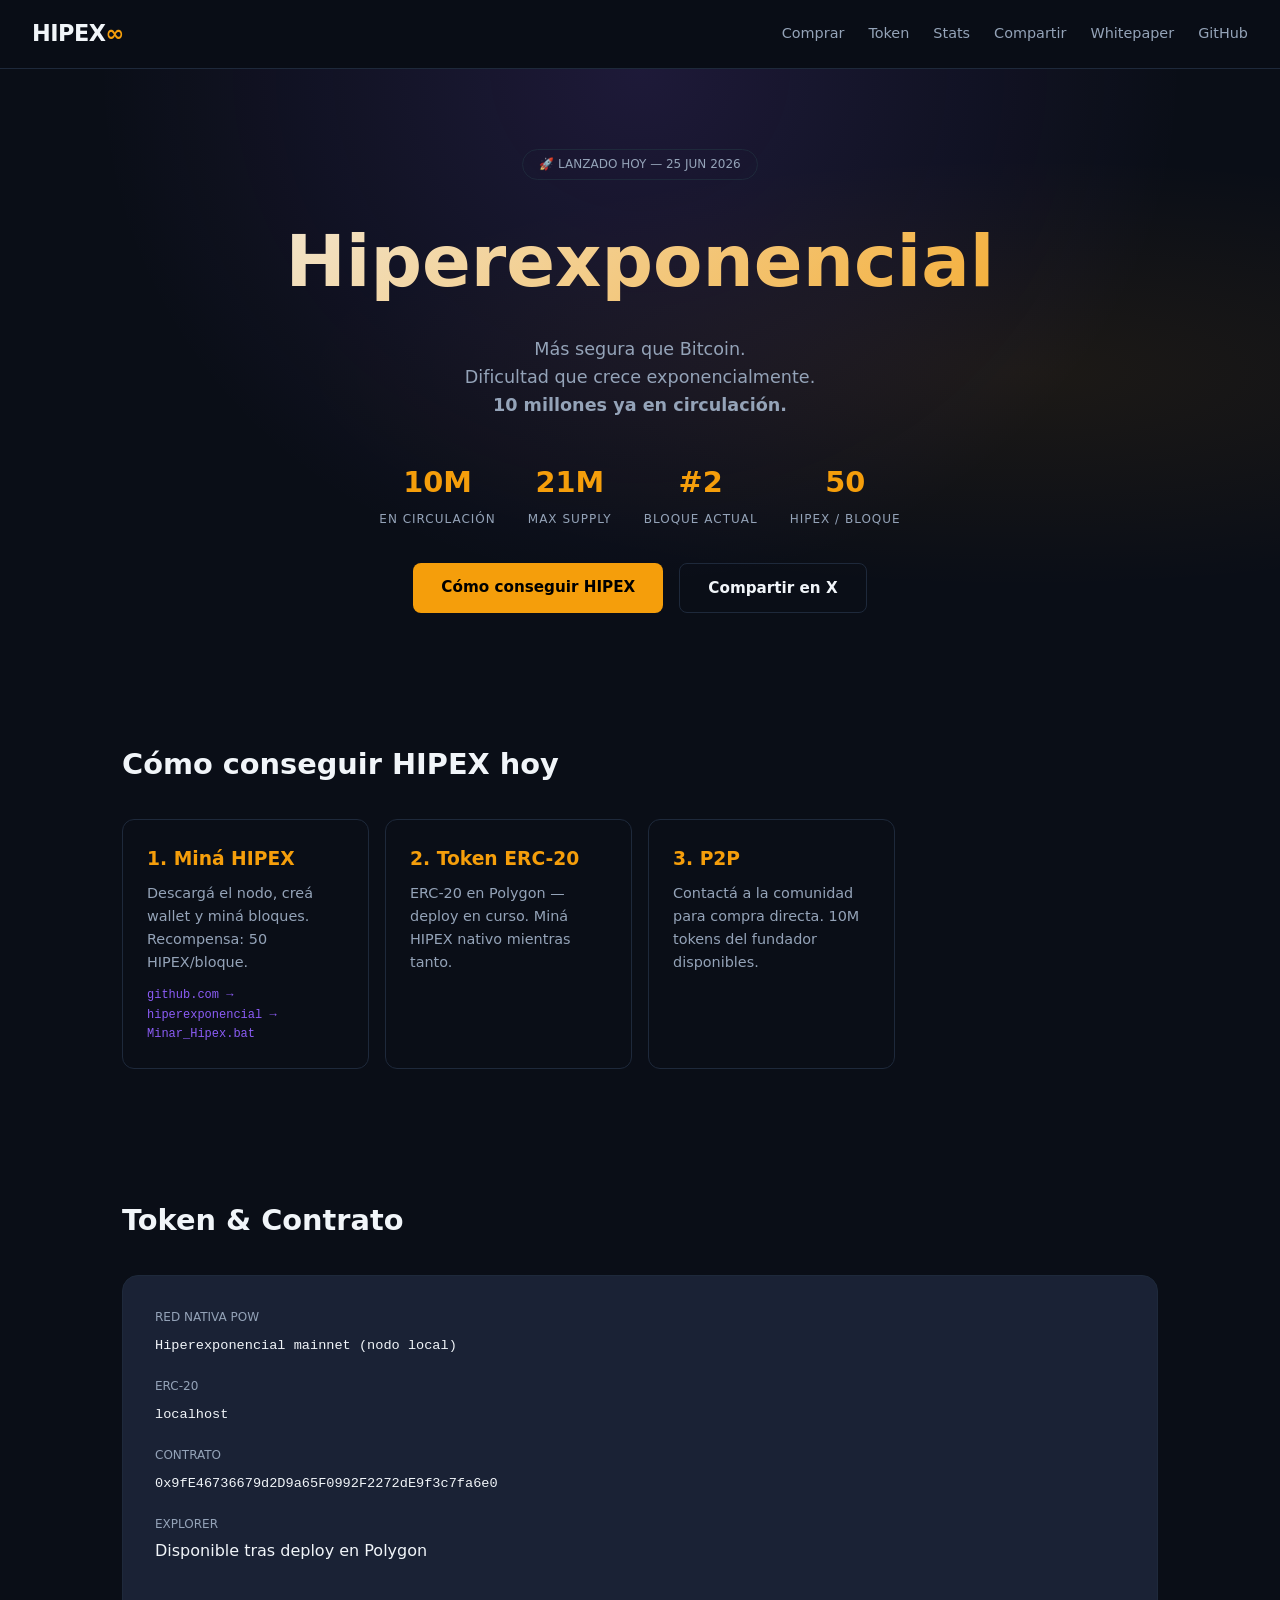
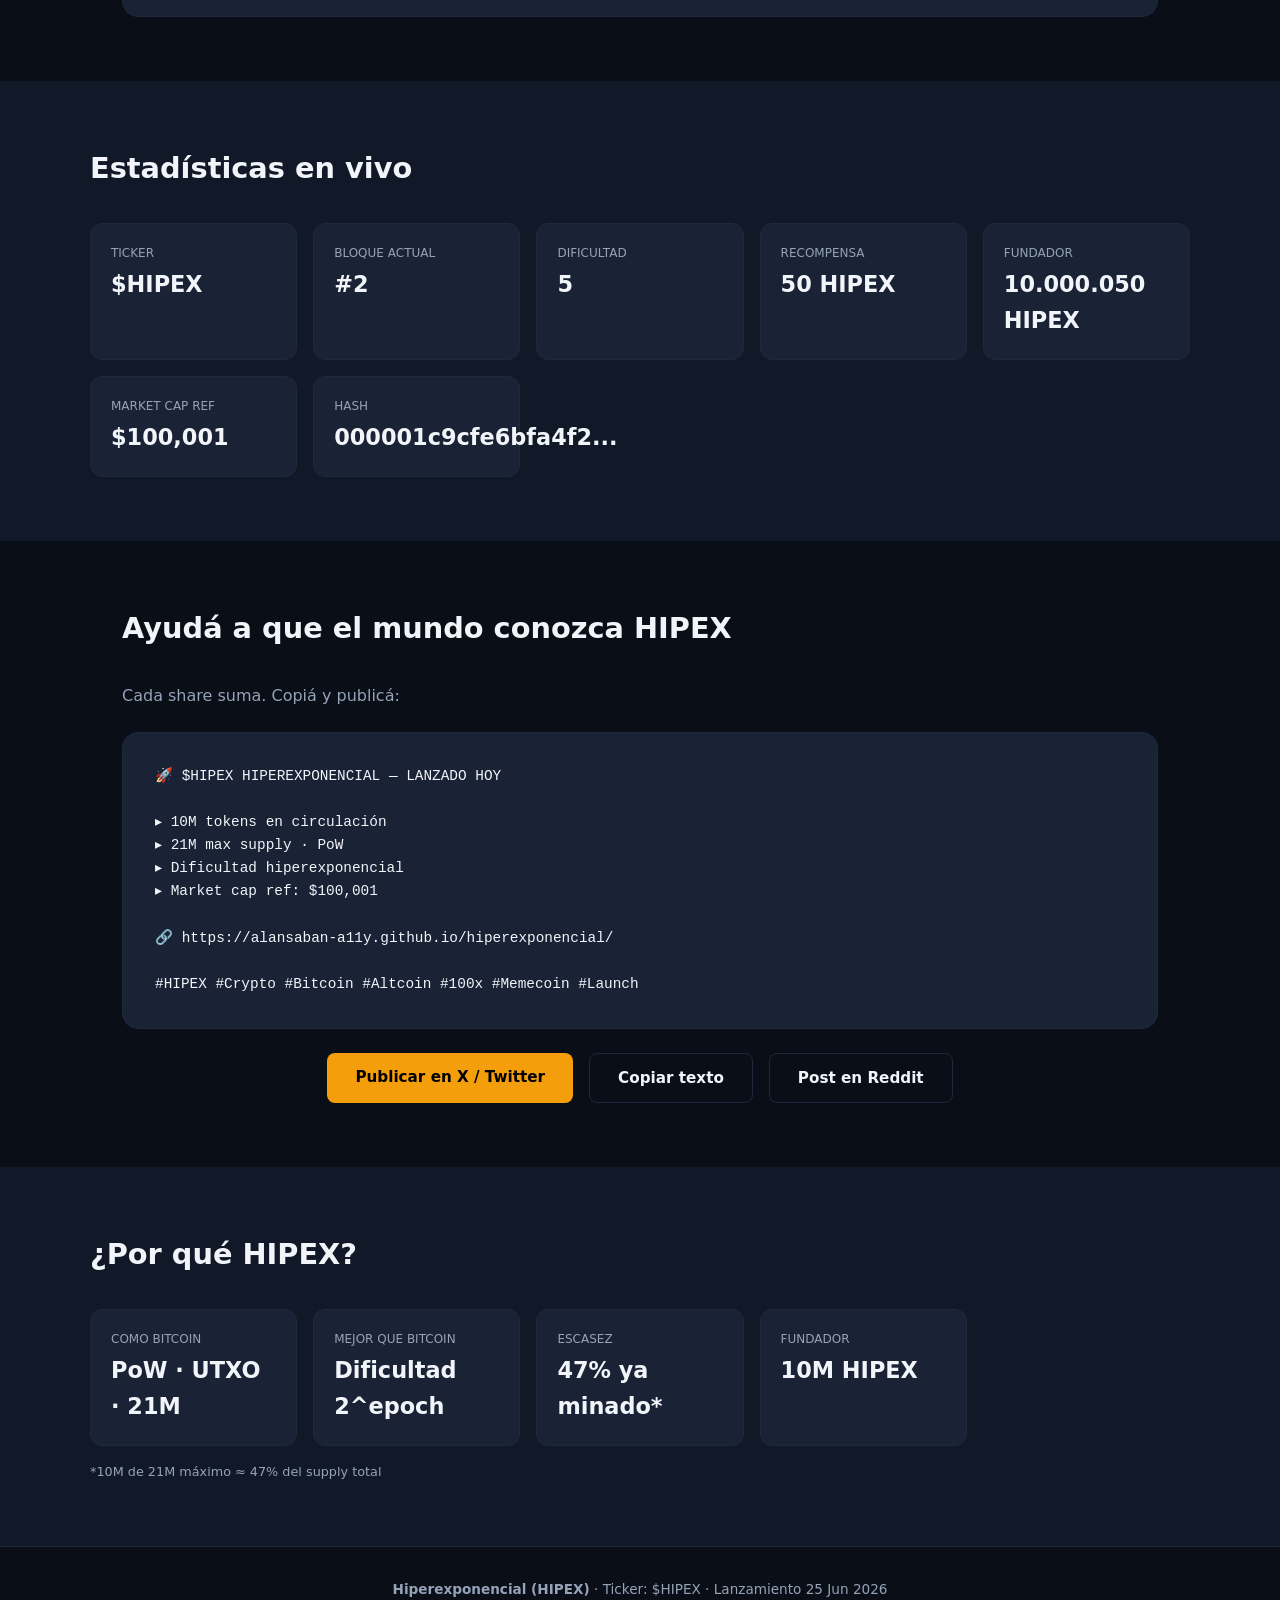
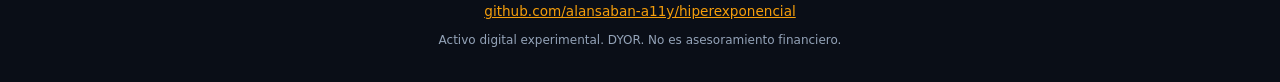
<file: public/index.html>
<!DOCTYPE html>
<html lang="es">
<head>
  <meta charset="UTF-8">
  <meta name="viewport" content="width=device-width, initial-scale=1.0">
  <title>Hiperexponencial (HIPEX) — La cripto con dificultad hiperexponencial</title>
  <meta name="description" content="HIPEX: 21M supply, Proof of Work, 10M en circulación. La alternativa a Bitcoin con seguridad exponencial.">
  <meta property="og:title" content="Hiperexponencial (HIPEX)">
  <meta property="og:description" content="10M HIPEX en circulación · 21M max · PoW · Dificultad hiperexponencial">
  <meta property="og:type" content="website">
  <meta name="twitter:card" content="summary_large_image">
  <meta name="twitter:title" content="$HIPEX — Hiperexponencial">
  <meta name="twitter:description" content="Nueva cripto PoW. 10M tokens. 21M max supply.">
  <meta property="og:url" content="https://alansaban-a11y.github.io/hiperexponencial/">
  <link rel="canonical" href="https://alansaban-a11y.github.io/hiperexponencial/">
  <link rel="stylesheet" href="style.css">
</head>
<body>
  <nav>
    <div class="logo">HIPEX<span>∞</span></div>
    <div class="nav-links">
      <a href="#buy">Comprar</a>
      <a href="#contract">Token</a>
      <a href="#stats">Stats</a>
      <a href="#share">Compartir</a>
      <a href="whitepaper.html">Whitepaper</a>
      <a href="https://github.com/alansaban-a11y/hiperexponencial" target="_blank" rel="noopener">GitHub</a>
    </div>
  </nav>

  <header class="hero">
    <div class="hero-badge">🚀 LANZADO HOY — 25 JUN 2026</div>
    <h1>Hiperexponencial</h1>
    <p class="tagline">Más segura que Bitcoin.<br>Dificultad que crece exponencialmente.<br><strong>10 millones ya en circulación.</strong></p>
    <div class="hero-stats">
      <div class="stat"><span class="val" id="supply">10M</span><span class="lbl">En circulación</span></div>
      <div class="stat"><span class="val" id="max">21M</span><span class="lbl">Max Supply</span></div>
      <div class="stat"><span class="val" id="height">—</span><span class="lbl">Bloque actual</span></div>
      <div class="stat"><span class="val" id="reward">50</span><span class="lbl">HIPEX / bloque</span></div>
    </div>
    <div class="hero-actions">
      <a class="btn primary" href="#buy">Cómo conseguir HIPEX</a>
      <a class="btn secondary" id="share-twitter" href="#" target="_blank">Compartir en X</a>
    </div>
  </header>

  <section id="buy" class="section">
    <h2>Cómo conseguir HIPEX hoy</h2>
    <div class="trade-grid">
      <div class="trade-card">
        <h3>1. Miná HIPEX</h3>
        <p>Descargá el nodo, creá wallet y miná bloques. Recompensa: 50 HIPEX/bloque.</p>
        <code>github.com → hiperexponencial → Minar_Hipex.bat</code>
      </div>
      <div class="trade-card" id="dex-card">
        <h3>2. Token ERC-20</h3>
        <p id="dex-status">Desplegando en Polygon…</p>
      </div>
      <div class="trade-card">
        <h3>3. P2P</h3>
        <p>Contactá a la comunidad para compra directa. 10M tokens del fundador disponibles.</p>
      </div>
    </div>
  </section>

  <section id="contract" class="section">
    <h2>Token &amp; Contrato</h2>
    <div class="wallet-card" id="contract-box">
      <div class="wallet-row"><label>Red nativa PoW</label><code>Hiperexponencial mainnet (nodo local)</code></div>
      <div class="wallet-row"><label>ERC-20</label><code id="erc20-network">—</code></div>
      <div class="wallet-row"><label>Contrato</label><code id="erc20-contract">—</code></div>
      <div class="wallet-row"><label>Explorer</label><span id="erc20-explorer">—</span></div>
    </div>
  </section>

  <section id="stats" class="section dark">
    <h2>Estadísticas en vivo</h2>
    <div class="grid" id="network-grid"></div>
  </section>

  <section id="share" class="section">
    <h2>Ayudá a que el mundo conozca HIPEX</h2>
    <p style="color:var(--muted);margin-bottom:1.5rem">Cada share suma. Copiá y publicá:</p>
    <div class="wallet-card" id="tweet-box"></div>
    <div class="hero-actions" style="margin-top:1.5rem">
      <a class="btn primary" id="tweet-btn" href="#" target="_blank">Publicar en X / Twitter</a>
      <a class="btn secondary" id="copy-tweet" href="#">Copiar texto</a>
      <a class="btn secondary" id="reddit-btn" href="#" target="_blank">Post en Reddit</a>
    </div>
  </section>

  <section class="section dark">
    <h2>¿Por qué HIPEX?</h2>
    <div class="grid">
      <div class="card"><div class="label">Como Bitcoin</div><div class="value">PoW · UTXO · 21M</div></div>
      <div class="card"><div class="label">Mejor que Bitcoin</div><div class="value">Dificultad 2^epoch</div></div>
      <div class="card"><div class="label">Escasez</div><div class="value">47% ya minado*</div></div>
      <div class="card"><div class="label">Fundador</div><div class="value">10M HIPEX</div></div>
    </div>
    <p style="color:var(--muted);font-size:0.8rem;margin-top:1rem">*10M de 21M máximo ≈ 47% del supply total</p>
  </section>

  <footer>
    <p><strong>Hiperexponencial (HIPEX)</strong> · Ticker: $HIPEX · Lanzamiento 25 Jun 2026</p>
    <p><a href="https://github.com/alansaban-a11y/hiperexponencial" style="color:var(--accent)">github.com/alansaban-a11y/hiperexponencial</a></p>
    <p class="disclaimer">Activo digital experimental. DYOR. No es asesoramiento financiero.</p>
  </footer>
  <script src="app.js"></script>
</body>
</html>
</file>
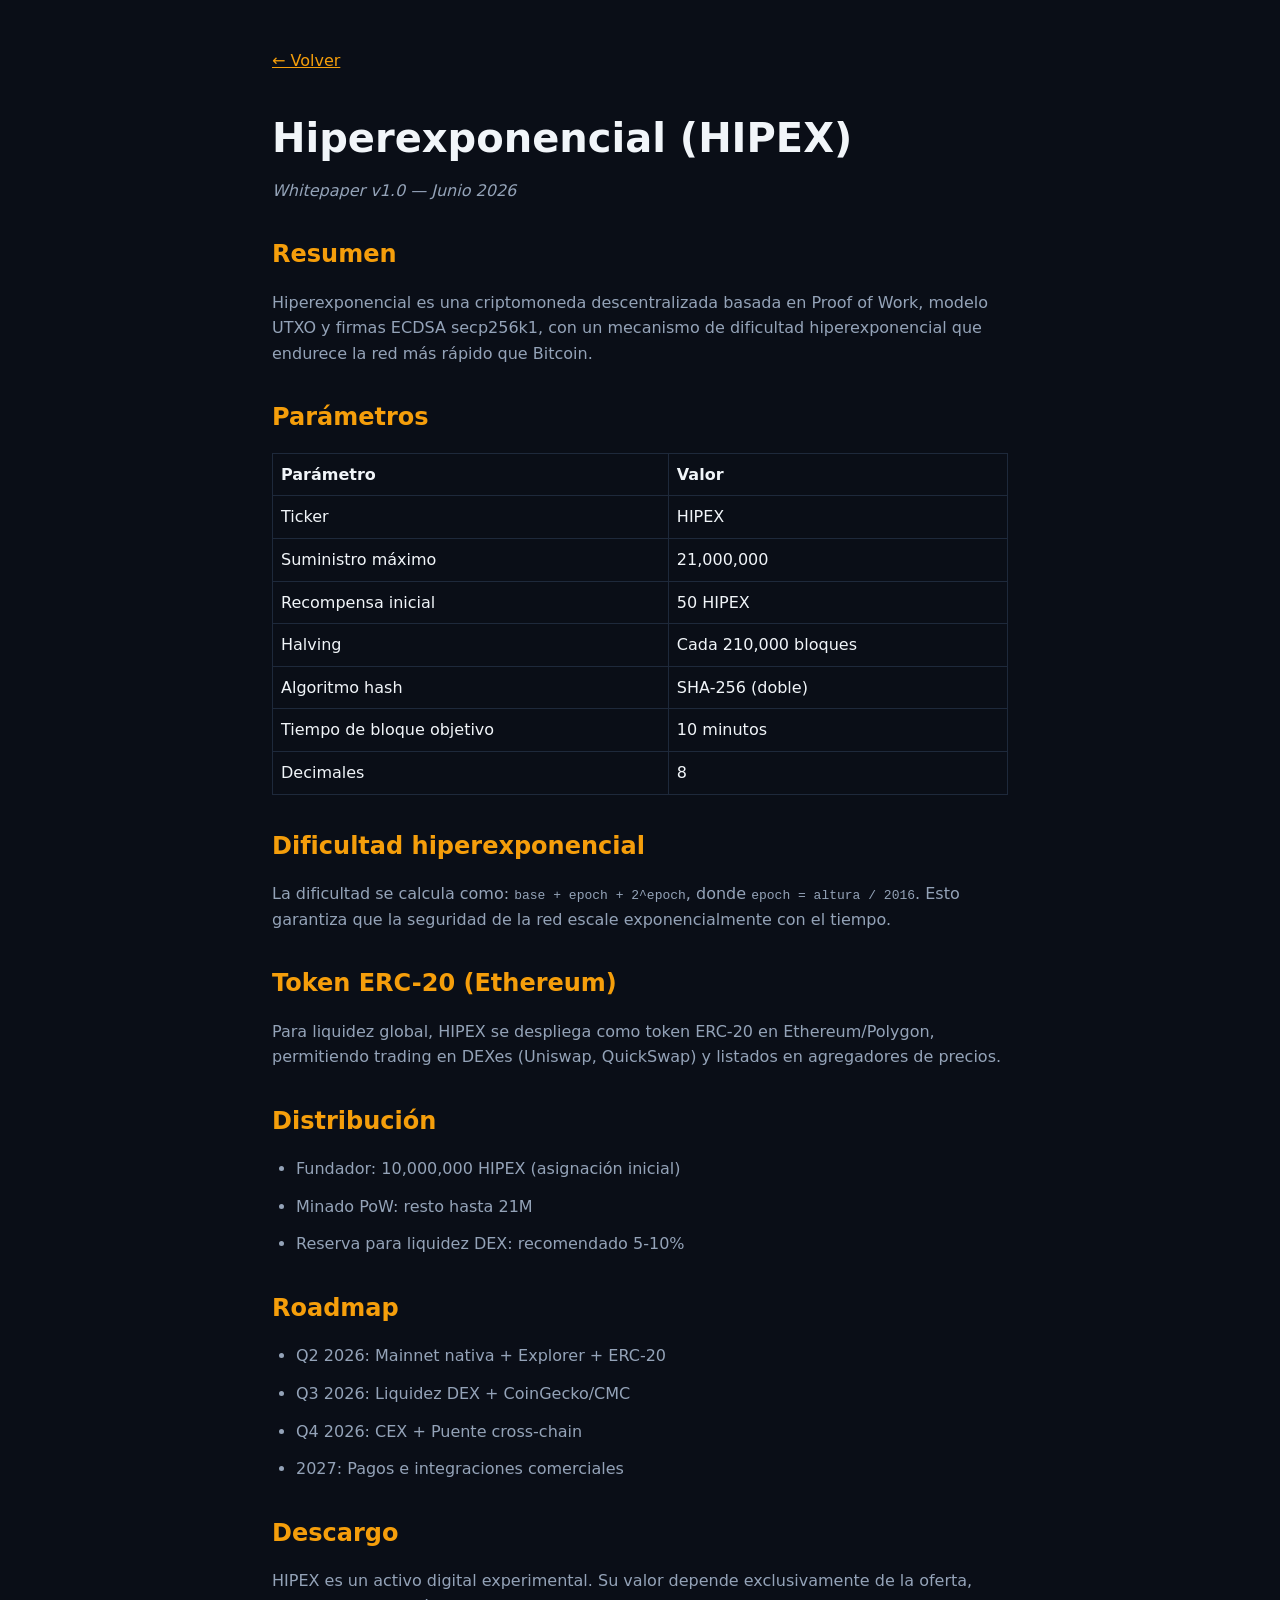
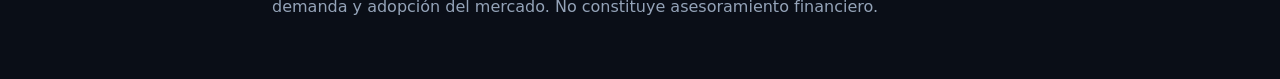
<file: public/whitepaper.html>
<!DOCTYPE html>
<html lang="es">
<head>
  <meta charset="UTF-8">
  <meta name="viewport" content="width=device-width, initial-scale=1.0">
  <title>Whitepaper — Hiperexponencial (HIPEX)</title>
  <link rel="stylesheet" href="style.css">
  <style>
    .wp { max-width: 800px; margin: 0 auto; padding: 3rem 2rem; }
    .wp h1 { font-size: 2.5rem; margin-bottom: 0.5rem; }
    .wp h2 { margin: 2rem 0 1rem; color: var(--accent); }
    .wp p, .wp li { color: var(--muted); margin-bottom: 0.75rem; }
    .wp ul { padding-left: 1.5rem; }
    .wp table { width: 100%; border-collapse: collapse; margin: 1rem 0; }
    .wp th, .wp td { border: 1px solid var(--border); padding: 0.5rem; text-align: left; }
    .back { display: inline-block; margin-bottom: 2rem; color: var(--accent); }
  </style>
</head>
<body>
  <div class="wp">
    <a class="back" href="index.html">← Volver</a>
    <h1>Hiperexponencial (HIPEX)</h1>
    <p><em>Whitepaper v1.0 — Junio 2026</em></p>

    <h2>Resumen</h2>
    <p>Hiperexponencial es una criptomoneda descentralizada basada en Proof of Work, modelo UTXO y firmas ECDSA secp256k1, con un mecanismo de dificultad hiperexponencial que endurece la red más rápido que Bitcoin.</p>

    <h2>Parámetros</h2>
    <table>
      <tr><th>Parámetro</th><th>Valor</th></tr>
      <tr><td>Ticker</td><td>HIPEX</td></tr>
      <tr><td>Suministro máximo</td><td>21,000,000</td></tr>
      <tr><td>Recompensa inicial</td><td>50 HIPEX</td></tr>
      <tr><td>Halving</td><td>Cada 210,000 bloques</td></tr>
      <tr><td>Algoritmo hash</td><td>SHA-256 (doble)</td></tr>
      <tr><td>Tiempo de bloque objetivo</td><td>10 minutos</td></tr>
      <tr><td>Decimales</td><td>8</td></tr>
    </table>

    <h2>Dificultad hiperexponencial</h2>
    <p>La dificultad se calcula como: <code>base + epoch + 2^epoch</code>, donde <code>epoch = altura / 2016</code>. Esto garantiza que la seguridad de la red escale exponencialmente con el tiempo.</p>

    <h2>Token ERC-20 (Ethereum)</h2>
    <p>Para liquidez global, HIPEX se despliega como token ERC-20 en Ethereum/Polygon, permitiendo trading en DEXes (Uniswap, QuickSwap) y listados en agregadores de precios.</p>

    <h2>Distribución</h2>
    <ul>
      <li>Fundador: 10,000,000 HIPEX (asignación inicial)</li>
      <li>Minado PoW: resto hasta 21M</li>
      <li>Reserva para liquidez DEX: recomendado 5-10%</li>
    </ul>

    <h2>Roadmap</h2>
    <ul>
      <li>Q2 2026: Mainnet nativa + Explorer + ERC-20</li>
      <li>Q3 2026: Liquidez DEX + CoinGecko/CMC</li>
      <li>Q4 2026: CEX + Puente cross-chain</li>
      <li>2027: Pagos e integraciones comerciales</li>
    </ul>

    <h2>Descargo</h2>
    <p>HIPEX es un activo digital experimental. Su valor depende exclusivamente de la oferta, demanda y adopción del mercado. No constituye asesoramiento financiero.</p>
  </div>
</body>
</html>
</file>
<file: public/style.css>
:root {
  --bg: #0a0e17;
  --surface: #111827;
  --surface2: #1a2235;
  --accent: #f59e0b;
  --accent2: #8b5cf6;
  --text: #f1f5f9;
  --muted: #94a3b8;
  --green: #10b981;
  --border: #1e293b;
}

* { box-sizing: border-box; margin: 0; padding: 0; }

body {
  font-family: 'Segoe UI', system-ui, sans-serif;
  background: var(--bg);
  color: var(--text);
  line-height: 1.6;
}

nav {
  display: flex;
  justify-content: space-between;
  align-items: center;
  padding: 1rem 2rem;
  border-bottom: 1px solid var(--border);
  position: sticky;
  top: 0;
  background: rgba(10,14,23,0.95);
  backdrop-filter: blur(8px);
  z-index: 100;
}

.logo { font-size: 1.4rem; font-weight: 800; letter-spacing: -0.5px; }
.logo span { color: var(--accent); }

.nav-links { display: flex; gap: 1.5rem; flex-wrap: wrap; }
.nav-links a { color: var(--muted); text-decoration: none; font-size: 0.9rem; }
.nav-links a:hover { color: var(--accent); }

.hero {
  text-align: center;
  padding: 5rem 2rem 4rem;
  background: radial-gradient(ellipse at 50% 0%, rgba(139,92,246,0.15), transparent 60%),
              radial-gradient(ellipse at 80% 50%, rgba(245,158,11,0.08), transparent 50%);
}

.hero-badge {
  display: inline-block;
  padding: 0.3rem 1rem;
  border: 1px solid var(--border);
  border-radius: 999px;
  font-size: 0.75rem;
  color: var(--muted);
  margin-bottom: 1.5rem;
}

.hero h1 {
  font-size: clamp(2.5rem, 6vw, 4.5rem);
  font-weight: 900;
  background: linear-gradient(135deg, var(--text), var(--accent));
  -webkit-background-clip: text;
  -webkit-text-fill-color: transparent;
  margin-bottom: 1rem;
}

.tagline { color: var(--muted); font-size: 1.1rem; margin-bottom: 2.5rem; }

.hero-stats {
  display: flex;
  justify-content: center;
  gap: 2rem;
  flex-wrap: wrap;
  margin-bottom: 2rem;
}

.stat .val { display: block; font-size: 1.8rem; font-weight: 700; color: var(--accent); }
.stat .lbl { font-size: 0.75rem; color: var(--muted); text-transform: uppercase; letter-spacing: 1px; }

.hero-actions { display: flex; gap: 1rem; justify-content: center; flex-wrap: wrap; }

.btn {
  padding: 0.75rem 1.75rem;
  border-radius: 8px;
  text-decoration: none;
  font-weight: 600;
  font-size: 0.95rem;
  transition: transform 0.15s;
}
.btn:hover { transform: translateY(-2px); }
.btn.primary { background: var(--accent); color: #000; }
.btn.secondary { border: 1px solid var(--border); color: var(--text); }

.section { padding: 4rem 2rem; max-width: 1100px; margin: 0 auto; }
.section.dark { background: var(--surface); max-width: 100%; }
.section.dark > * { max-width: 1100px; margin-left: auto; margin-right: auto; }
.section h2 { font-size: 1.8rem; margin-bottom: 2rem; }

.grid {
  display: grid;
  grid-template-columns: repeat(auto-fill, minmax(200px, 1fr));
  gap: 1rem;
}

.grid .card {
  background: var(--surface2);
  border: 1px solid var(--border);
  border-radius: 12px;
  padding: 1.25rem;
}
.grid .card .label { font-size: 0.75rem; color: var(--muted); text-transform: uppercase; }
.grid .card .value { font-size: 1.4rem; font-weight: 700; margin-top: 0.25rem; }

.wallet-card {
  background: var(--surface2);
  border: 1px solid var(--border);
  border-radius: 16px;
  padding: 2rem;
}
.wallet-row { margin-bottom: 1.25rem; }
.wallet-row label { display: block; font-size: 0.75rem; color: var(--muted); text-transform: uppercase; margin-bottom: 0.25rem; }
.wallet-row code { font-size: 0.85rem; word-break: break-all; }

.trade-grid { display: grid; grid-template-columns: repeat(auto-fill, minmax(240px, 1fr)); gap: 1rem; }
.trade-card {
  background: var(--bg);
  border: 1px solid var(--border);
  border-radius: 12px;
  padding: 1.5rem;
}
.trade-card h3 { margin-bottom: 0.5rem; color: var(--accent); }
.trade-card p { color: var(--muted); font-size: 0.9rem; }
.trade-card code { display: block; margin-top: 0.75rem; font-size: 0.75rem; color: var(--accent2); }

footer {
  text-align: center;
  padding: 2rem;
  border-top: 1px solid var(--border);
  color: var(--muted);
  font-size: 0.85rem;
}
.disclaimer { margin-top: 0.5rem; font-size: 0.75rem; }
</file>
